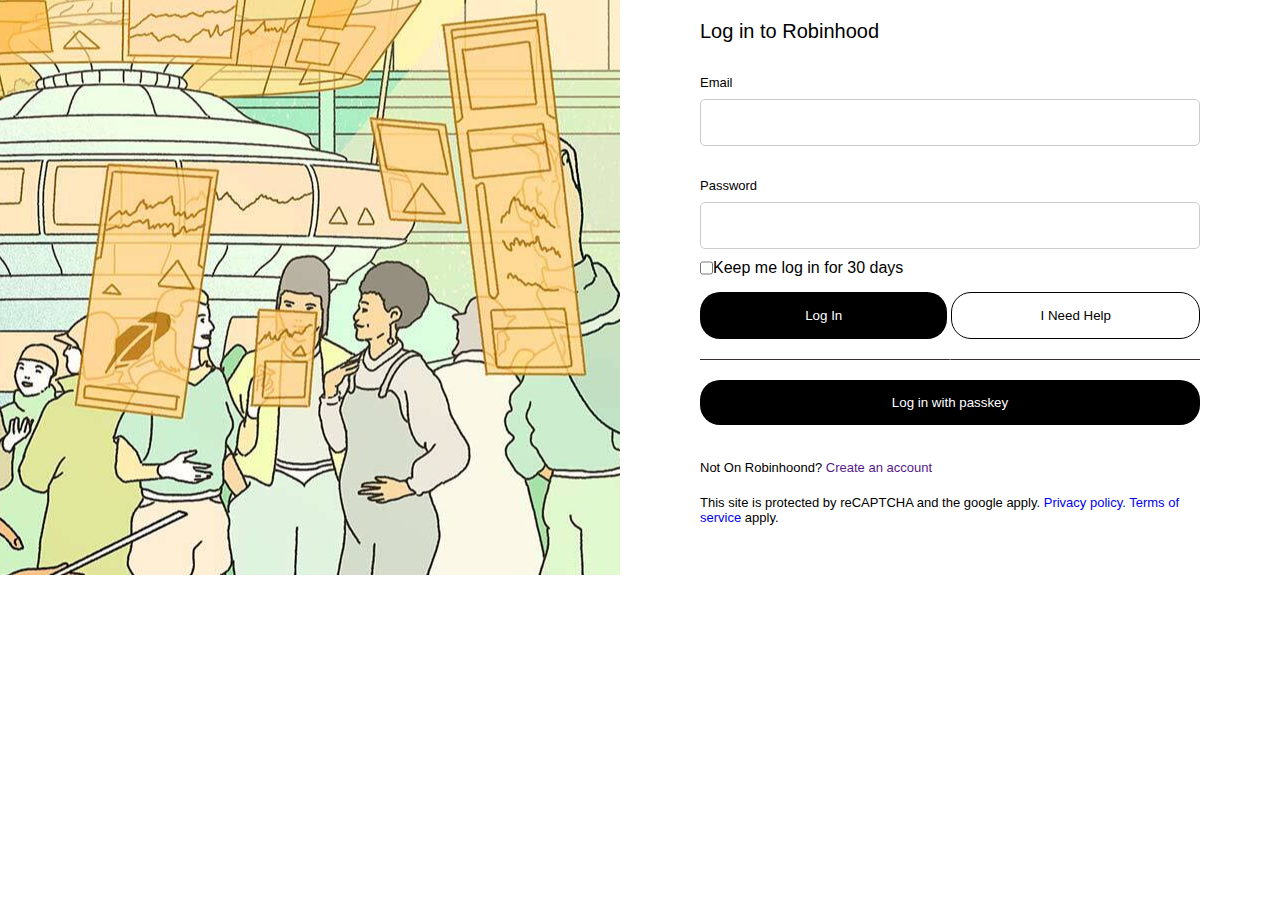
<file: index.html>
<!DOCTYPE html>
<html lang="en">
<head>
    <meta charset="UTF-8">
    <meta name="viewport" content="width=device-width, initial-scale=1.0">
    <title>Login| Robinhood</title>
    <link rel="shortcut Icon" href="/download robinhood img.png">
    <link rel="stylesheet" href="styles.css">
</head>
<body>
    <div class="leftside"></div>
     <div class="rightside">
        <div class="login-container">

        <p class="title"> Log in to Robinhood</p>

        <div class="input-container">
            <label for="Email"> Email</label>
            <input class="fem"  type="email" name="" id="">
        </div>

        <div class="input-container">
            <label for="Email">Password</label>
            <input class="fem" type="email" name="" id="">
        </div>

 <div class="checkbox-container">
            <input type="checkbox" name="" id="">
            <span>Keep me log in for 30 days</span>
        
        </div>

<div class="button">
            <button class="primary-btn">Log In</button>
              <button class="secondary-btn">I Need Help</button>
        </div>
      <div class="or">Or</div>
      <button class="primary-btn"> Log in with passkey</button>

      <div class="footer">
        <p>Not On Robinhoond? <a href=""> Create an account</a></p>
        <p class="footer-desc">
            This site is protected by reCAPTCHA and the google apply.
            <a href="#">Privacy policy. Terms of service</a> apply.
        </p>
      </div>
      </div>
     </div>
</body>
</html>
</file>
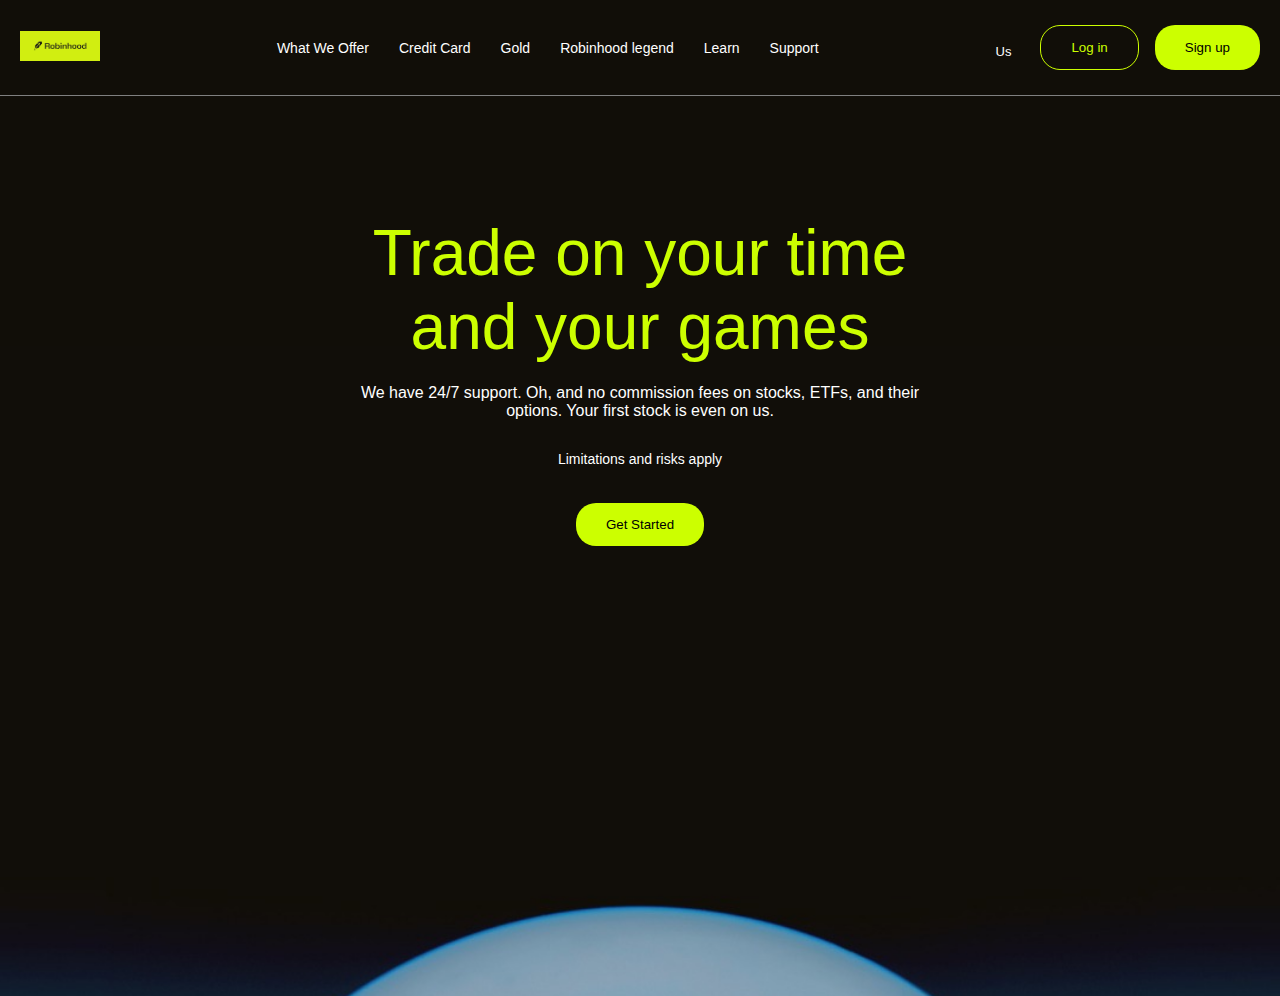
<file: signup.html>
<!DOCTYPE html>
<html lang="en">
<head>
    <meta charset="UTF-8">
    <meta name="viewport" content="width=device-width, initial-scale=1.0">
    <title>Signup page</title>
    <link rel="stylesheet" href="signup.css">
</head>
<body>
    <!-- NAV BAR -->
     <header class="nav-bar">
     <a href="">
    <img src="Robin logo.png">
     </a>
     <nav class="nav-menu">
        <ul class="nav-links">
            <a href=""><li>What We Offer</li>
            </a>
             <a href=""><li>Credit Card</li>
            </a>
             <a href=""><li> Gold</li>
            </a>
             <a href=""><li>Robinhood legend</li>
            </a>
             <a href=""><li>Learn</li>
            </a>
             <a href=""><li>Support</li>
            </a>
        </ul>
     </nav>
     <div class="nav-buttons">
        <span class="us">Us</span>
        <button class="secondary-button">Log in</button>
         <button class="primary-button">Sign up</button>
     </div>
     </header>

     <!-- Hero section -->
      <div class="bg">
      <main class="hero">
        <h1>Trade on your time and your games</h1>
        <p>
            We have 24/7 support. Oh, and no commission fees on stocks, ETFs, and their options.
            Your first stock is even on us.
        </p>
       <p>     <a href="">
         Limitations and risks apply
        </a></p>
        <button class="primary-button">Get Started</button>
      </main>
     </div>
</body>
</html>
</file>
<file: styles.css>
* {
  font-family: sans-serif;
  padding: 0;
  margin: 0;
  box-sizing: border-box;
}

body {
  display: flex;
}

.leftside {
  background-image: url(RobinImg.jpg);
  flex: 1;
  background-position: center;
}

.rightside {
  flex: 1;
  display: flex;
  align-items: center;
  justify-content: center;
  padding: 20px;
}

.login-container {
  width: 100%;
  max-width: 500px;
}

.title {
  margin-bottom: 30;
  font-size: 20px;
}

.input {
  width: 100%;
  padding: 15px;
  border: solid #ccc 0.1px;
  border-radius: 5px;
  margin-top: 8px;
}

.fem{
  width: 100%;
  padding: 15px;
  border: solid #ccc 0.1px;
  border-radius: 5px;
  margin-top: 8px;
}

.input-container {
  margin-top: 30px;
}

.checkbox-container {
  display: flex;
  margin: 10px 0;
}

.checkbox-container p {
  margin-left: 10px;
}

button {
  width: 100%;
  padding: 15px;
  border: none;
  border-radius: 20px;
  margin: 5px 0;
  cursor: pointer;
}

.button {
  display: flex;
  flex-direction: row;
  gap: 4px;
}

.or {
  text-align: center;
  background-color: rgb(55, 43, 43);
  color: white;
  font-size: 1px;
  margin-top: 15px;
  margin-bottom: 15px;
}

.primary-btn {
  background-color: black;
  color: white;
}

.secondary-btn {
  border: 1px solid black;
  background: none;
  color: black;
}

.footer {
  margin: 30px 0;
}

.footer {
  margin: 30px 0;
}

.footer-desc {
  margin-top: 20px;
}

a,
p,
label{
    font-size: 13px;
    text-decoration: none;
}

@media ( max-width: 768px) {
    .leftside{
        display: none;
    }
.rightside{
    padding: 30px;
}
.button{
    flex-direction: column;
}
    
}
</file>
<file: signup.css>
*{
margin: 0;
padding: 0;
font-family: sans-serif;
box-sizing: border-box;
}


body{
    background-color: #110e08;
    text-align: center;
}

img{
    width: 80px;
    height: 30px;
    color: white;
}

.bg{
    background-image: url(signup-round.jpg);
    background-size: cover;
    background-position: center calc(100% + 250px);
    background-repeat: no-repeat;
    height: 100vh;
}

.nav-bar{
    display: flex;
    justify-content: space-between;
    align-items: center;
    padding: 20px;
    border-bottom: 0.1px solid gray;
}

.nav-links{
    display: flex;
    list-style-type: none;
    gap: 30px;
}

a{
    text-decoration: none;
    color: white;
    font-weight: 200;
    font-size: 14px;
}

button{
    color: black;
    padding: 14px 30px;
    border: none;
    border-radius: 20px;
    margin: 5px 0;
    cursor: pointer;
}

.nav-buttons{
    display: flex;
    gap: 16px;
}

.primary-button{
    background-color: #ccff00;
    color: black;

}
.secondary-button{
      border: 1px solid #ccff00;
      background: none;
      color: #ccff00;

}

.hero{
    padding: 120px 0;
    max-width: 600px;
    margin: auto;
}

h1{
    font-size: 4rem;
    font-weight: 300;
    color: #ccff00;
}

p{
    padding-bottom: 10px;
    color: white;
    margin: 20px 0px;
}

.us{
    color: white;
    padding-right: 13px;
     padding-top: 1.5rem;
    font-size: 13px;
}

 @media (max-width: 1024px) {

    .nav-links{
        display: none;
    }

    h1{
   font-size: 4rem;
    }

    .hero{
        padding: 20px;
    }
    
}
</file>
